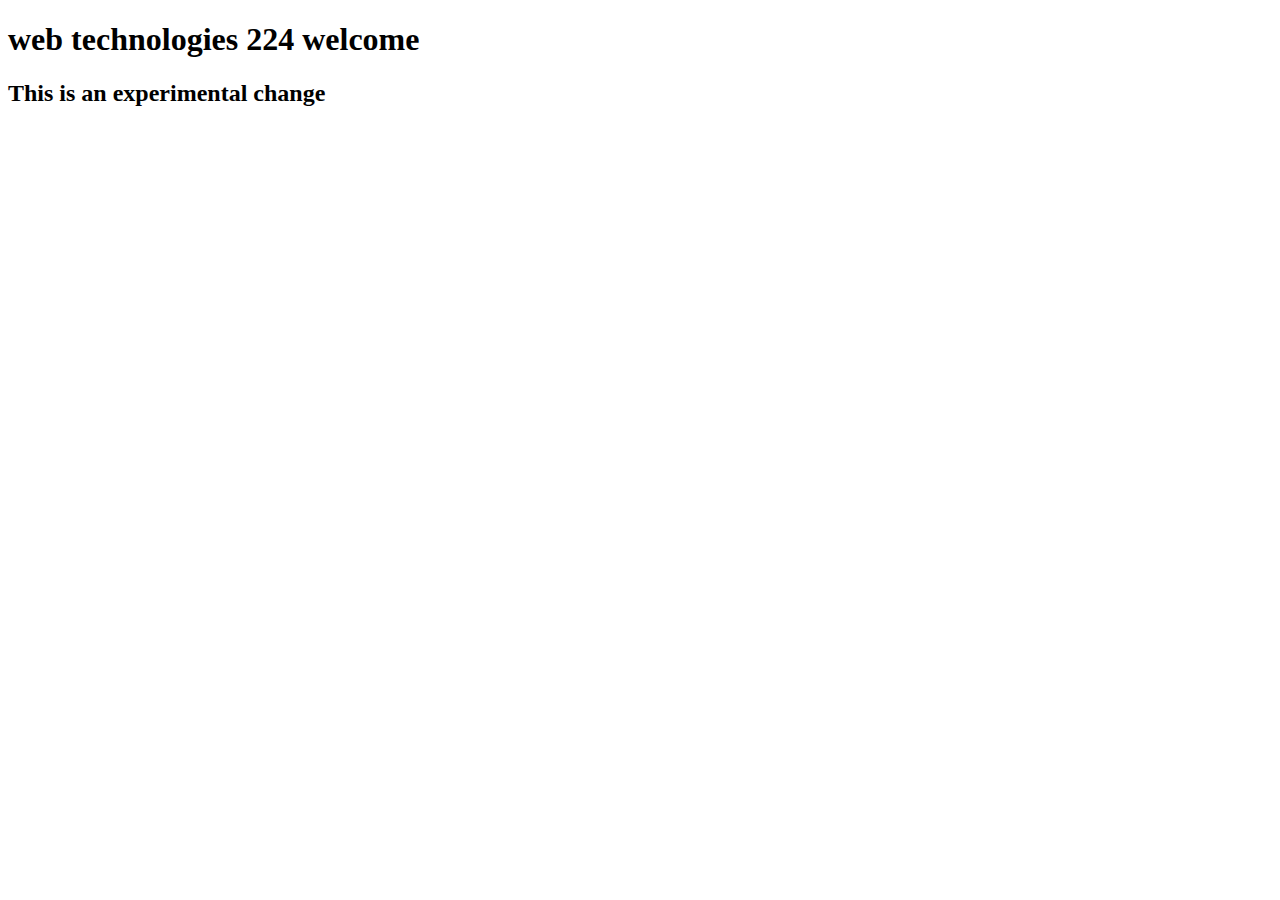
<file: index.html>
<!DOCTYPE html>
<html lang="en">
<head>
    <meta charset="UTF-8">
    <meta name="viewport" content="width=device-width, initial-scale=1.0">
    <title>web technologies lab</title>
</head>
<body>
    <!--This is my first HTMl page for lab 01-->
    <h1> web technologies 224 welcome</h1>
    <h2>This is an experimental change</h2>
</body>
</html>
</file>
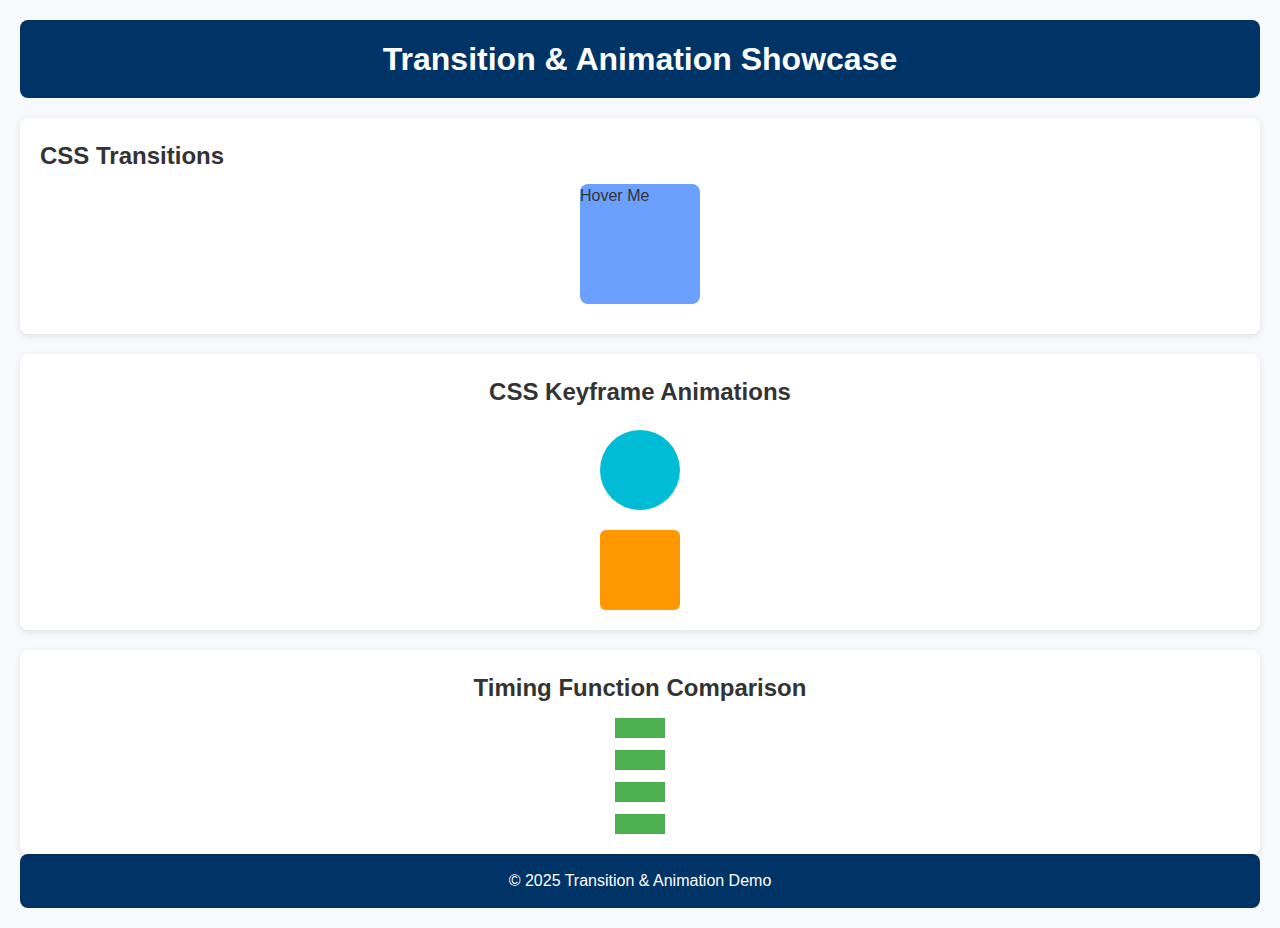
<file: animation.html>
<!doctype html>
<html lang="en">
<head>
  <meta charset="utf-8">
  <meta name="viewport" content="width=device-width,initial-scale=1">
  <title>Transition & Animation Showcase</title>
  <link rel="stylesheet" href="animation.css">
</head>
<body>
  <header class="header">
    <h1>Transition & Animation Showcase</h1>
  </header>

  <main class="container">
    <section class="card transition-demo">
      <h2>CSS Transitions</h2>
      <div class="box hover-box">Hover Me</div>
    </section>

    <section class="card animation-demo">
      <h2>CSS Keyframe Animations</h2>
      <div class="circle spin"></div>
      <div class="square bounce"></div>
    </section>

    <section class="card timing-demo">
      <h2>Timing Function Comparison</h2>
      <div class="bar ease"></div>
      <div class="bar linear"></div>
      <div class="bar ease-in"></div>
      <div class="bar ease-out"></div>
    </section>
  </main>

  <footer class="footer">
    <p>© 2025 Transition & Animation Demo</p>
  </footer>
</body>
</html>
</file>
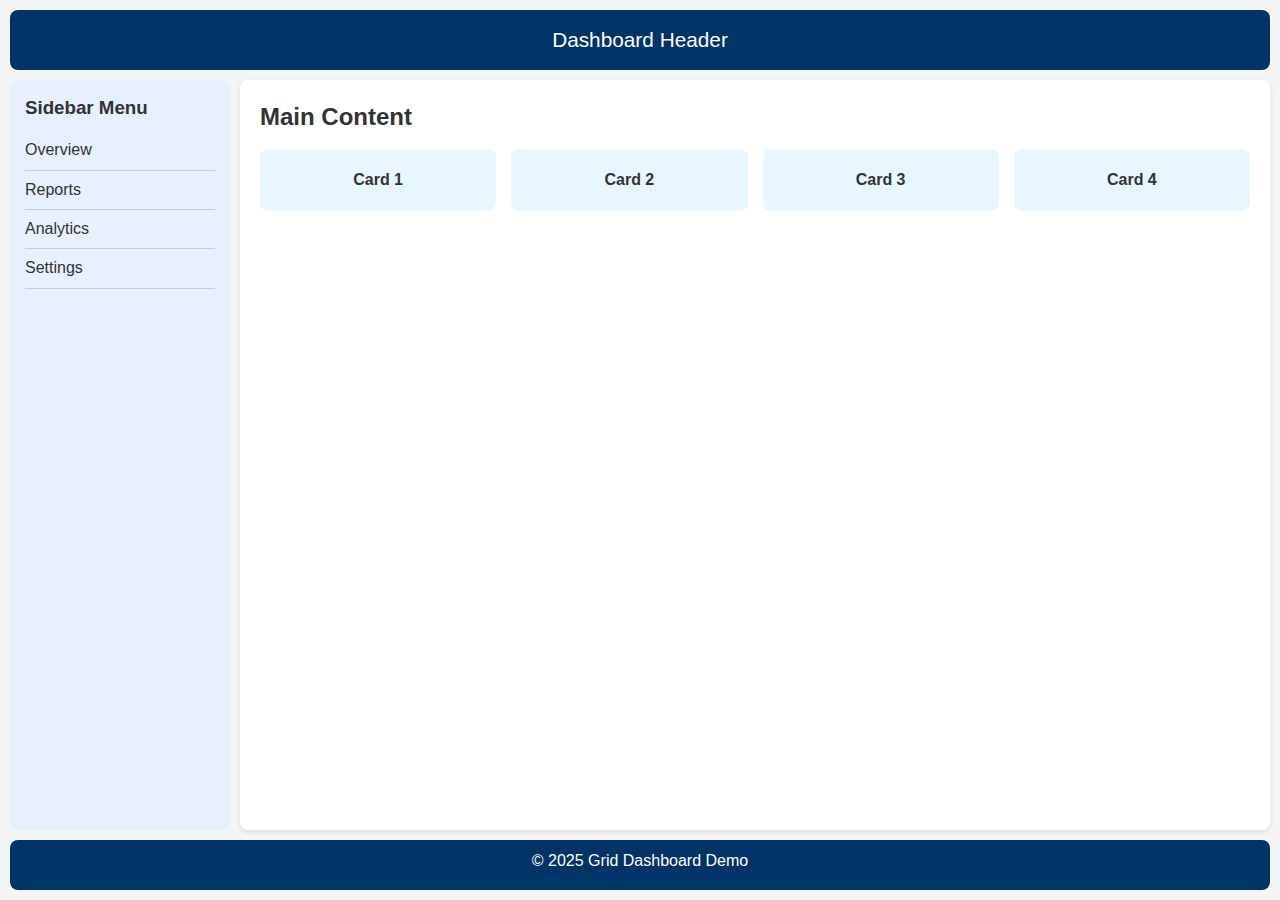
<file: dashboard.html>
<!doctype html>
<html lang="en">
<head>
  <meta charset="utf-8">
  <meta name="viewport" content="width=device-width,initial-scale=1">
  <title>CSS Grid Layout Dashboard</title>
  <link rel="stylesheet" href="dashboard.css">
</head>
<body>
  <div class="grid-container">
    <header class="header">Dashboard Header</header>

    <aside class="sidebar">
      <h3>Sidebar Menu</h3>
      <ul>
        <li>Overview</li>
        <li>Reports</li>
        <li>Analytics</li>
        <li>Settings</li>
      </ul>
    </aside>

    <main class="main">
      <h2>Main Content</h2>
      <div class="cards">
        <div class="card">Card 1</div>
        <div class="card">Card 2</div>
        <div class="card">Card 3</div>
        <div class="card">Card 4</div>
      </div>
    </main>

    <footer class="footer">© 2025 Grid Dashboard Demo</footer>
  </div>
</body>
</html>
</file>
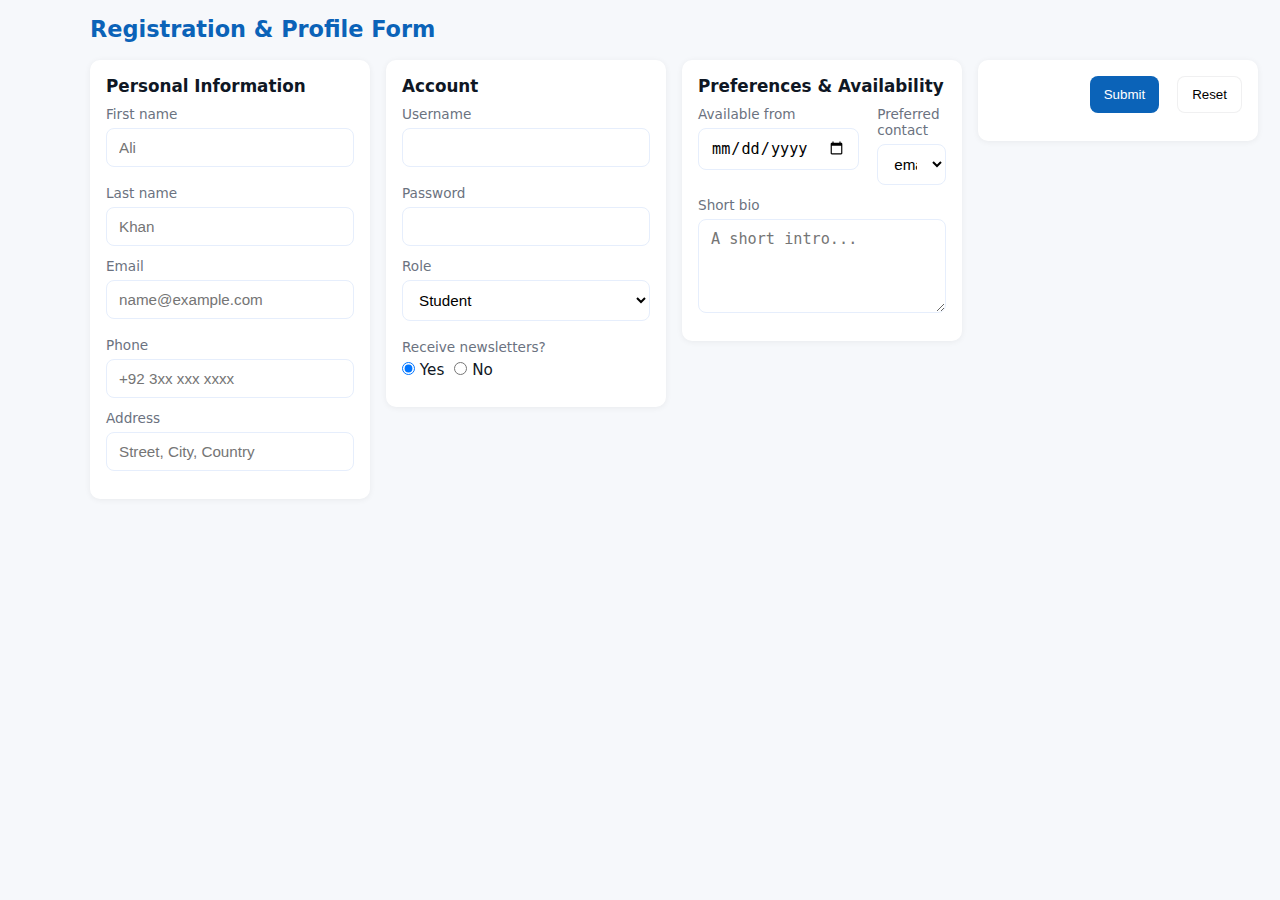
<file: form.html>
<!doctype html>
<html lang="en">
<head>
  <meta charset="utf-8" />
  <meta name="viewport" content="width=device-width,initial-scale=1" />
  <title>Flexbox Form Builder — Task 12</title>
  <link rel="stylesheet" href="form.css" />
</head>
<body>
  <main class="page">
    <h1>Registration & Profile Form</h1>

    <form id="profileForm" class="form" novalidate>
      <!-- Section: Personal (flex item) -->
      <section class="form-section personal">
        <h2>Personal Information</h2>
        <div class="row">
          <label class="field">
            <span class="label">First name</span>
            <input type="text" name="firstName" required placeholder="Ali" />
          </label>

          <label class="field">
            <span class="label">Last name</span>
            <input type="text" name="lastName" required placeholder="Khan" />
          </label>
        </div>

        <div class="row">
          <label class="field">
            <span class="label">Email</span>
            <input type="email" name="email" required placeholder="name@example.com" />
          </label>

          <label class="field">
            <span class="label">Phone</span>
            <input type="tel" name="phone" inputmode="tel" placeholder="+92 3xx xxx xxxx" />
          </label>
        </div>

        <div class="row">
          <label class="field fullwidth">
            <span class="label">Address</span>
            <input type="text" name="address" placeholder="Street, City, Country" />
          </label>
        </div>
      </section>

      <!-- Section: Account (flex item) -->
      <section class="form-section account">
        <h2>Account</h2>

        <div class="row">
          <label class="field">
            <span class="label">Username</span>
            <input type="text" name="username" required minlength="3" />
          </label>

          <label class="field">
            <span class="label">Password</span>
            <input type="password" name="password" required minlength="6" />
          </label>
        </div>

        <div class="row">
          <label class="field">
            <span class="label">Role</span>
            <select name="role" id="roleSelect" >
              <option value="student">Student</option>
              <option value="instructor">Instructor</option>
              <option value="other">Other</option>
            </select>
          </label>

          <label class="field">
            <span class="label">Receive newsletters?</span>
            <div class="inline-controls">
              <label><input type="radio" name="newsletter" value="yes" checked> Yes</label>
              <label><input type="radio" name="newsletter" value="no"> No</label>
            </div>
          </label>
        </div>

        <!-- Conditional: Instructor fields -->
        <div id="instructorFields" class="conditional">
          <div class="row">
            <label class="field">
              <span class="label">Department</span>
              <input type="text" name="department" placeholder="Computer Science"/>
            </label>
            <label class="field">
              <span class="label">Office</span>
              <input type="text" name="office" placeholder="Bldg 3, Room 210" />
            </label>
          </div>
        </div>
      </section>

      <!-- Section: Preferences (flex item) -->
      <section class="form-section prefs">
        <h2>Preferences & Availability</h2>

        <div class="row grid-2">
          <label class="field">
            <span class="label">Available from</span>
            <input type="date" name="availableFrom" />
          </label>

          <label class="field">
            <span class="label">Preferred contact</span>
            <select name="contactPref">
              <option>email</option>
              <option>phone</option>
              <option>whatsapp</option>
            </select>
          </label>
        </div>

        <div class="row">
          <label class="field fullwidth">
            <span class="label">Short bio</span>
            <textarea name="bio" rows="4" placeholder="A short intro..."></textarea>
          </label>
        </div>
      </section>

      <!-- Section: Submit (full width) -->
      <section class="form-section actions">
        <div class="row actions-row">
          <button type="submit" class="btn primary">Submit</button>
          <button type="reset" class="btn">Reset</button>
        </div>
      </section>
    </form>
  </main>

<script>
  // Conditional fields: show instructor fields when Role === "instructor"
  const roleSelect = document.getElementById('roleSelect');
  const instructorFields = document.getElementById('instructorFields');

  function updateConditional() {
    const isInstructor = roleSelect.value === 'instructor';
    instructorFields.style.display = isInstructor ? 'block' : 'none';
    instructorFields.setAttribute('aria-hidden', (!isInstructor).toString());
  }
  roleSelect.addEventListener('change', updateConditional);
  window.addEventListener('load', updateConditional);

  // Optional: simple client-side validation feedback
  const form = document.getElementById('profileForm');
  form.addEventListener('submit', (e) => {
    if (!form.checkValidity()) {
      e.preventDefault();
      // find first invalid field and focus
      const invalid = form.querySelector(':invalid');
      if (invalid) {
        invalid.focus();
        invalid.classList.add('invalid');
      }
      alert('Please fill the required fields correctly.');
    }
  });
</script>
</body>
</html>
</file>
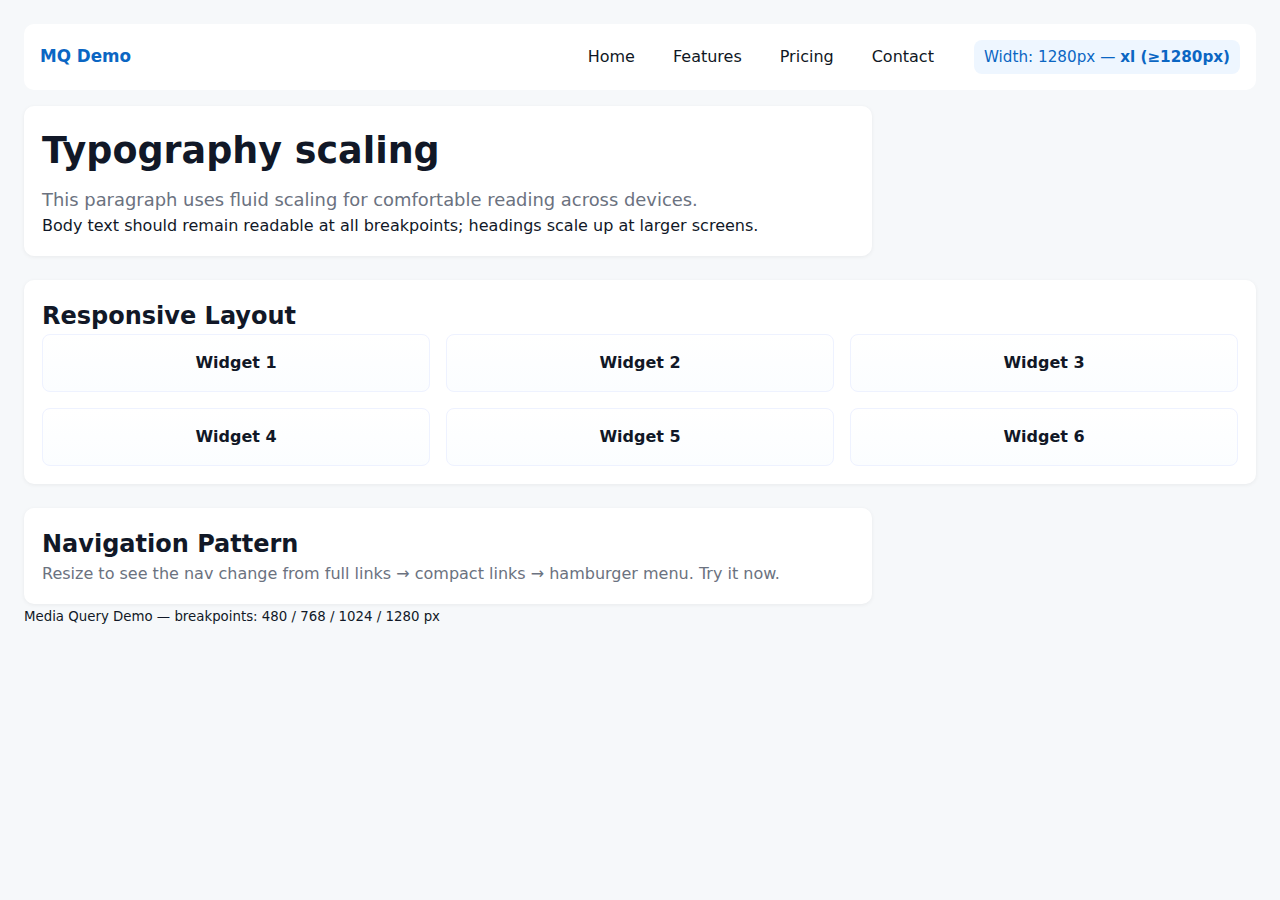
<file: media.html>
<!doctype html>
<html lang="en">
<head>
  <meta charset="utf-8" />
  <meta name="viewport" content="width=device-width,initial-scale=1" />
  <title>Media Query Demonstration</title>
  <link rel="stylesheet" href="media.css" />
</head>
<body>
  <header class="site-header">
    <div class="brand">MQ Demo</div>

    <!-- Full nav (desktop) + hamburger -->
    <nav class="nav" id="nav">
      <a href="#">Home</a>
      <a href="#">Features</a>
      <a href="#">Pricing</a>
      <a href="#">Contact</a>
    </nav>

    <button id="hamburger" class="hamburger" aria-label="Toggle menu" aria-expanded="false">☰</button>

    <!-- Breakpoint indicator -->
    <div id="bpIndicator" class="bp-indicator" aria-live="polite">
      Width: <span id="width">0</span>px — <strong id="bp">xs</strong>
    </div>
  </header>

  <main class="container">
    <!-- Typography scaling demo -->
    <section class="typography card">
      <h1 class="display">Typography scaling</h1>
      <p class="lead">This paragraph uses fluid scaling for comfortable reading across devices.</p>
      <p>Body text should remain readable at all breakpoints; headings scale up at larger screens.</p>
    </section>

    <!-- Responsive grid layout -->
    <section class="layout card">
      <h2>Responsive Layout</h2>
      <div class="grid">
        <div class="item">Widget 1</div>
        <div class="item">Widget 2</div>
        <div class="item">Widget 3</div>
        <div class="item">Widget 4</div>
        <div class="item">Widget 5</div>
        <div class="item">Widget 6</div>
      </div>
    </section>

    <!-- Navigation pattern explanation -->
    <section class="nav-demo card">
      <h2>Navigation Pattern</h2>
      <p>Resize to see the nav change from full links → compact links → hamburger menu. Try it now.</p>
    </section>
  </main>

  <footer class="site-footer">
    <small>Media Query Demo — breakpoints: 480 / 768 / 1024 / 1280 px</small>
  </footer>

<script>
  // Update breakpoint indicator and widths
  const widthEl = document.getElementById('width');
  const bpEl = document.getElementById('bp');
  const update = () => {
    const w = Math.round(window.innerWidth);
    widthEl.textContent = w;
    let label = 'xs';
    if (w >= 1280) label = 'xl (≥1280px)';
    else if (w >= 1024) label = 'lg (≥1024px)';
    else if (w >= 768) label = 'md (≥768px)';
    else if (w >= 480) label = 'sm (≥480px)';
    bpEl.textContent = label;
  };
  window.addEventListener('resize', update);
  window.addEventListener('load', update);

  // Mobile nav toggle
  const hamburger = document.getElementById('hamburger');
  const nav = document.getElementById('nav');
  hamburger.addEventListener('click', () => {
    const expanded = hamburger.getAttribute('aria-expanded') === 'true';
    hamburger.setAttribute('aria-expanded', (!expanded).toString());
    nav.classList.toggle('open');
  });
</script>
</body>
</html>
</file>
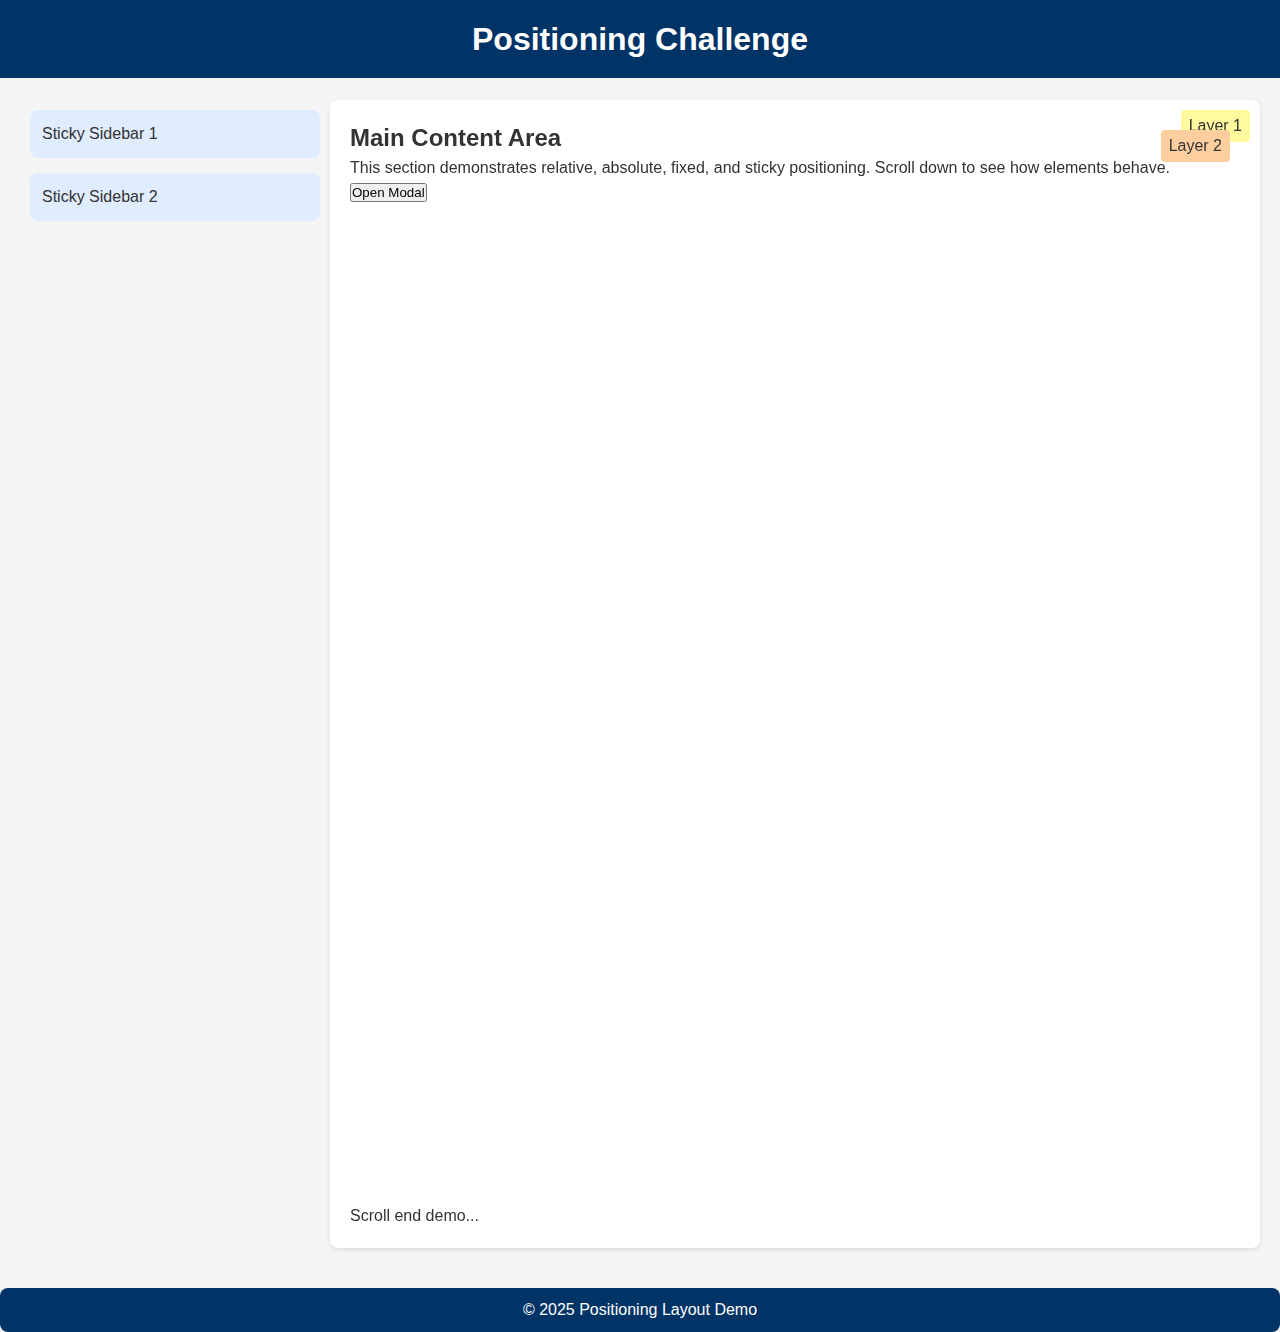
<file: positioning.html>
<!doctype html>
<html lang="en">
<head>
  <meta charset="utf-8">
  <meta name="viewport" content="width=device-width,initial-scale=1">
  <title>Positioning Challenge</title>
  <link rel="stylesheet" href="positioning.css">
</head>
<body>
  <header class="header">
    <h1>Positioning Challenge</h1>
  </header>

  <main class="main-content">
    <aside class="sidebar">
      <div class="sticky-box">Sticky Sidebar 1</div>
      <div class="sticky-box">Sticky Sidebar 2</div>
    </aside>

    <section class="content">
      <h2>Main Content Area</h2>
      <p>
        This section demonstrates relative, absolute, fixed, and sticky positioning.
        Scroll down to see how elements behave.
      </p>
      <button id="openModal">Open Modal</button>
      <p style="margin-top:1000px;">Scroll end demo...</p>
    </section>
  </main>

  <div class="modal" id="modal">
    <div class="modal-content">
      <h3>Modal Dialog</h3>
      <p>This modal is absolutely positioned in the center.</p>
      <button id="closeModal">Close</button>
    </div>
  </div>

  <footer class="footer">
    <p>© 2025 Positioning Layout Demo</p>
  </footer>

  <script>
    // Simple modal open/close
    const modal = document.getElementById('modal');
    document.getElementById('openModal').onclick = () => modal.style.display = 'flex';
    document.getElementById('closeModal').onclick = () => modal.style.display = 'none';
  </script>
</body>
</html>
</file>
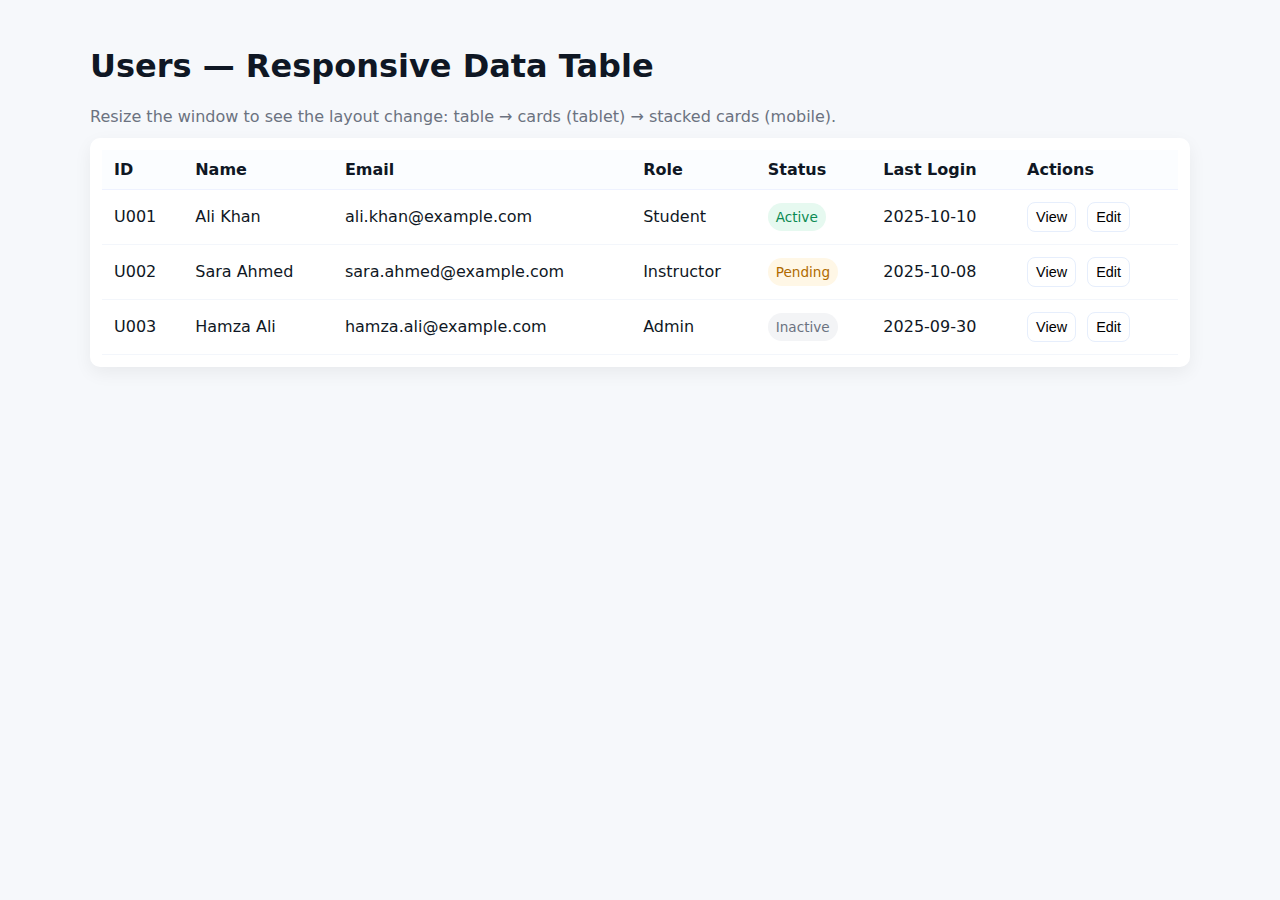
<file: table.html>
<!doctype html>
<html lang="en">
<head>
  <meta charset="utf-8" />
  <meta name="viewport" content="width=device-width,initial-scale=1" />
  <title>Responsive Data Table — Task 14</title>
  <link rel="stylesheet" href="table.css" />
</head>
<body>
  <main class="container">
    <h1>Users — Responsive Data Table</h1>
    <p class="intro">Resize the window to see the layout change: table → cards (tablet) → stacked cards (mobile).</p>

    <!-- Semantic table markup preserved for accessibility -->
    <div class="table-wrap" aria-live="polite">
      <table id="dataTable" class="data-table" role="table" aria-label="Users table">
        <caption class="visually-hidden">List of users with status and last login</caption>
        <thead>
          <tr role="row">
            <th scope="col">ID</th>
            <th scope="col">Name</th>
            <th scope="col">Email</th>
            <th scope="col">Role</th>
            <th scope="col">Status</th>
            <th scope="col">Last Login</th>
            <th scope="col">Actions</th>
          </tr>
        </thead>
        <tbody>
          <tr>
            <td>U001</td>
            <td>Ali Khan</td>
            <td>ali.khan@example.com</td>
            <td>Student</td>
            <td><span class="badge active">Active</span></td>
            <td>2025-10-10</td>
            <td>
              <button class="btn small">View</button>
              <button class="btn small">Edit</button>
            </td>
          </tr>

          <tr>
            <td>U002</td>
            <td>Sara Ahmed</td>
            <td>sara.ahmed@example.com</td>
            <td>Instructor</td>
            <td><span class="badge warning">Pending</span></td>
            <td>2025-10-08</td>
            <td>
              <button class="btn small">View</button>
              <button class="btn small">Edit</button>
            </td>
          </tr>

          <tr>
            <td>U003</td>
            <td>Hamza Ali</td>
            <td>hamza.ali@example.com</td>
            <td>Admin</td>
            <td><span class="badge inactive">Inactive</span></td>
            <td>2025-09-30</td>
            <td>
              <button class="btn small">View</button>
              <button class="btn small">Edit</button>
            </td>
          </tr>

          <!-- add more rows as needed -->
        </tbody>
      </table>
    </div>
  </main>

  <script>
    // Small helper: copy column headers into td[data-label] for card view visuals
    (function attachDataLabels() {
      const table = document.getElementById('dataTable');
      if (!table) return;
      const headers = Array.from(table.querySelectorAll('thead th')).map(h => h.textContent.trim());

      // For each row, set data-label on each cell
      table.querySelectorAll('tbody tr').forEach(row => {
        const cells = Array.from(row.children);
        cells.forEach((cell, i) => {
          // Only set if not already set (idempotent)
          if (!cell.hasAttribute('data-label')) {
            const label = headers[i] || '';
            cell.setAttribute('data-label', label);
          }
        });

        // Make rows keyboard navigable in card mode by giving role and tabindex to the row container
        // Keep semantic <tr> for screen readers; add tabindex to allow keyboard focus when needed.
        row.setAttribute('role', 'row');
      });
    })();
  </script>
</body>
</html>
</file>
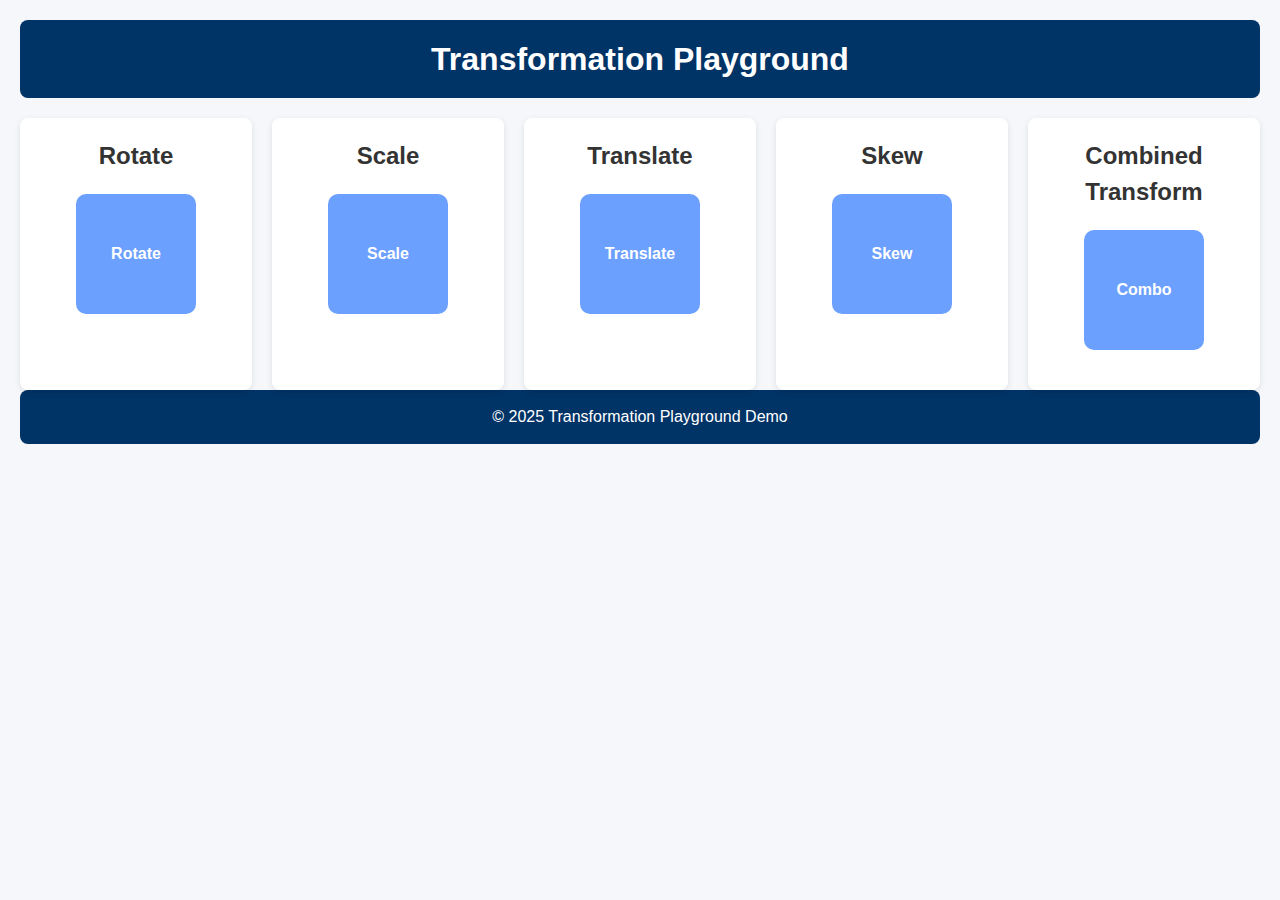
<file: transform.html>
<!doctype html>
<html lang="en">
<head>
  <meta charset="utf-8">
  <meta name="viewport" content="width=device-width,initial-scale=1">
  <title>Transformation Playground</title>
  <link rel="stylesheet" href="transform.css">
</head>
<body>
  <header class="header">
    <h1>Transformation Playground</h1>
  </header>

  <main class="container">
    <section class="card">
      <h2>Rotate</h2>
      <div class="shape rotate-box">Rotate</div>
    </section>

    <section class="card">
      <h2>Scale</h2>
      <div class="shape scale-box">Scale</div>
    </section>

    <section class="card">
      <h2>Translate</h2>
      <div class="shape translate-box">Translate</div>
    </section>

    <section class="card">
      <h2>Skew</h2>
      <div class="shape skew-box">Skew</div>
    </section>

    <section class="card">
      <h2>Combined Transform</h2>
      <div class="shape combo-box">Combo</div>
    </section>
  </main>

  <footer class="footer">
    <p>© 2025 Transformation Playground Demo</p>
  </footer>
</body>
</html>
</file>
<file: animation.css>
/* Basic setup */
* { box-sizing: border-box; margin: 0; padding: 0; }
body {
  font-family: Arial, sans-serif;
  background: #f7f9fc;
  color: #333;
  line-height: 1.5;
  margin: 20px;
}

/* Header & footer */
.header, .footer {
  text-align: center;
  background: #003366;
  color: #fff;
  padding: 15px;
  border-radius: 8px;
  margin-bottom: 20px;
}

/* Card layout */
.container {
  display: flex;
  flex-direction: column;
  gap: 20px;
}
.card {
  background: white;
  padding: 20px;
  border-radius: 8px;
  box-shadow: 0 2px 6px rgba(0,0,0,0.1);
}

/* ----------- TRANSITION DEMO ----------- */
.hover-box {
  width: 120px;
  height: 120px;
  background: #6ca0ff;
  margin: 10px auto;
  border-radius: 8px;
  transition: all 0.5s ease-in-out;
}
.hover-box:hover {
  background: #ff6f61;
  transform: scale(1.2) rotate(10deg);
  border-radius: 50%;
}

/* ----------- ANIMATION DEMO ----------- */
.animation-demo {
  display: flex;
  flex-direction: column;
  align-items: center;
  gap: 20px;
}
.circle {
  width: 80px;
  height: 80px;
  background: #00bcd4;
  border-radius: 50%;
}
.square {
  width: 80px;
  height: 80px;
  background: #ff9800;
  border-radius: 6px;
}

/* Keyframes */
@keyframes spinAnim {
  0% { transform: rotate(0deg); }
  100% { transform: rotate(360deg); }
}
@keyframes bounceAnim {
  0%, 100% { transform: translateY(0); }
  50% { transform: translateY(-50px); }
}

/* Applying keyframes */
.spin {
  animation: spinAnim 3s linear infinite;
}
.bounce {
  animation: bounceAnim 2s ease-in-out infinite;
}

/* ----------- TIMING FUNCTION DEMO ----------- */
.timing-demo {
  display: flex;
  flex-direction: column;
  gap: 12px;
  align-items: center;
}
.bar {
  width: 50px;
  height: 20px;
  background: #4caf50;
  animation: moveBar 3s infinite;
}
@keyframes moveBar {
  0% { transform: translateX(0); }
  50% { transform: translateX(200px); }
  100% { transform: translateX(0); }
}
.ease { animation-timing-function: ease; }
.linear { animation-timing-function: linear; }
.ease-in { animation-timing-function: ease-in; }
.ease-out { animation-timing-function: ease-out; }

/* ----------- RESPONSIVE ----------- */
@media (max-width: 600px) {
  .hover-box:hover {
    transform: none;
    background: #6ca0ff; /* disable hover effects */
  }
  .spin, .bounce {
    animation: none; /* stop animations on mobile */
  }
}
</file>
<file: transform.css>
/* Basic setup */
* { box-sizing: border-box; margin: 0; padding: 0; }
body {
  font-family: Arial, sans-serif;
  background: #f5f7fa;
  color: #333;
  line-height: 1.5;
  margin: 20px;
}

.header, .footer {
  text-align: center;
  background: #003366;
  color: #fff;
  padding: 15px;
  border-radius: 8px;
  margin-bottom: 20px;
}

/* Container layout */
.container {
  display: grid;
  grid-template-columns: repeat(auto-fit, minmax(220px, 1fr));
  gap: 20px;
}
.card {
  background: white;
  padding: 20px;
  border-radius: 8px;
  box-shadow: 0 2px 6px rgba(0,0,0,0.1);
  text-align: center;
}

/* Shapes */
.shape {
  width: 120px;
  height: 120px;
  margin: 20px auto;
  background: #6ca0ff;
  color: white;
  display: flex;
  align-items: center;
  justify-content: center;
  border-radius: 10px;
  transition: transform 0.5s ease-in-out;
  font-weight: bold;
  cursor: pointer;
}

/* Transform demos */
.rotate-box:hover {
  transform: rotate(45deg);
  background: #ff6f61;
}

.scale-box:hover {
  transform: scale(1.4);
  background: #4caf50;
}

.translate-box:hover {
  transform: translate(40px, -20px);
  background: #f39c12;
}

.skew-box:hover {
  transform: skew(20deg, 10deg);
  background: #9b59b6;
}

.combo-box:hover {
  transform: translate(20px, 20px) rotate(20deg) scale(1.2) skew(5deg);
  background: #00bcd4;
}

/* Responsive (simpler transforms) */
@media (max-width: 600px) {
  .shape:hover {
    transform: none;
    background: #6ca0ff; /* disable heavy effects for small screens */
  }
}
</file>
<file: dashboard.css>
/* Basic Reset */
* { box-sizing: border-box; margin: 0; padding: 0; }
body {
  font-family: Arial, sans-serif;
  background: #f5f5f5;
  color: #333;
  line-height: 1.4;
  height: 100vh;
}

/* Grid container */
.grid-container {
  display: grid;
  grid-template-areas:
    "header header"
    "sidebar main"
    "footer footer";
  grid-template-columns: 220px 1fr;
  grid-template-rows: 60px 1fr 50px;
  height: 100vh;
  gap: 10px;
  padding: 10px;
}

/* Area assignments */
.header {
  grid-area: header;
  background: #003366;
  color: white;
  display: flex;
  align-items: center;
  justify-content: center;
  font-size: 1.3em;
  border-radius: 8px;
}

.sidebar {
  grid-area: sidebar;
  background: #e8f0ff;
  padding: 15px;
  border-radius: 8px;
}
.sidebar ul {
  list-style: none;
  margin-top: 10px;
}
.sidebar li {
  padding: 8px 0;
  border-bottom: 1px solid #ccc;
}

.main {
  grid-area: main;
  background: white;
  padding: 20px;
  border-radius: 8px;
  box-shadow: 0 2px 5px rgba(0,0,0,0.1);
  overflow-y: auto;
}

/* Cards inside main content */
.cards {
  display: grid;
  grid-template-columns: repeat(auto-fit, minmax(180px, 1fr));
  gap: 15px;
  margin-top: 15px;
}
.card {
  background: #e8f7ff;
  padding: 20px;
  border-radius: 8px;
  text-align: center;
  font-weight: bold;
  transition: transform 0.3s;
}
.card:hover {
  transform: translateY(-5px);
}

/* Footer */
.footer {
  grid-area: footer;
  background: #003366;
  color: white;
  text-align: center;
  padding: 10px;
  border-radius: 8px;
}

/* Responsive layout */
@media (max-width: 768px) {
  .grid-container {
    grid-template-areas:
      "header"
      "main"
      "sidebar"
      "footer";
    grid-template-columns: 1fr;
    grid-template-rows: auto;
    height: auto;
  }
  .sidebar {
    order: 3; /* appears below main */
  }
}
</file>
<file: form.css>
/* ===== Reset & base ===== */
* { box-sizing: border-box; margin: 0; padding: 0; }
:root{
  --max-w: 1100px;
  --gap: 16px;
  --accent: #0b63b8;
  --muted: #6b7280;
  --card: #fff;
}
body {
  font-family: system-ui, -apple-system, "Segoe UI", Roboto, Arial;
  background:#f6f8fb;
  color:#0f1724;
  padding:16px;
  display:flex;
  justify-content:center;
}
.page { width:100%; max-width: var(--max-w); }

/* Page heading */
h1 { margin-bottom: 18px; font-size: 1.4rem; color:var(--accent); }

/* Form layout: use Flexbox for sections */
.form {
  display: flex;
  gap: var(--gap);
  align-items: flex-start;
  flex-wrap: wrap; /* allow sections to wrap on smaller screens */
}

/* Each section is a flexible column box */
.form-section {
  background: var(--card);
  padding: 16px;
  border-radius: 10px;
  box-shadow: 0 1px 6px rgba(2,6,23,0.06);
  min-width: 280px;
  flex: 1 1 320px; /* grow, shrink, preferred */
}

/* Section headers */
.form-section h2 { margin-bottom:10px; font-size:1.05rem; }

/* Row groups inside a section use flex for responsive control */
.row {
  display: flex;
  gap: 12px;
  margin-bottom: 12px;
  flex-wrap: wrap;
}

/* Fields */
.field { display:flex; flex-direction:column; flex:1 1 160px; }
.field.fullwidth { flex: 1 1 100%; }
.label { font-size: 0.85rem; margin-bottom:6px; color:var(--muted); }

/* Inputs (responsive sizing) */
input[type="text"],
input[type="email"],
input[type="tel"],
input[type="password"],
input[type="date"],
select,
textarea {
  padding: 10px 12px;
  border-radius: 8px;
  border: 1px solid #e6eefc;
  background: #fff;
  font-size: 0.95rem;
  width: 100%;
}

/* Inline controls (radio group) */
.inline-controls { display:flex; gap:10px; align-items:center; }
.inline-controls label { font-size:0.95rem; }

/* Grid helper: for multi-column forms inside a section */
.grid-2 { display: grid; grid-template-columns: 1fr 1fr; gap:12px; }

/* Actions */
.actions-row { display:flex; gap:12px; justify-content:flex-end; }
.btn {
  padding: 10px 14px; border-radius:8px; border:1px solid rgba(2,6,23,0.06); cursor:pointer;
  background: #fff;
}
.btn.primary { background: var(--accent); color: #fff; border:none; }

/* Invalid field style */
.invalid { outline: 2px solid rgba(255,80,80,0.15); }

/* Conditional blocks hide initially */
.conditional { display: none; }

/* ===== RESPONSIVE: Tablet & Desktop ===== */
/* Desktop: multi-column arrangement — form sections show side-by-side */
@media (min-width: 900px) {
  .form { flex-wrap: nowrap; } /* show sections in one row if space allows */
  .form-section { flex: 1 1 0; } /* equalize widths by default */
  .form-section.personal { flex: 1.2; } /* slightly wider personal section */
  .form-section.account { flex: 1; }
  .form-section.prefs { flex: 0.9; }
  .actions { flex-basis: 100%; } /* actions row below */
}

/* Larger desktop: more columns inside sections */
@media (min-width: 1200px) {
  .row { gap: 18px; }
  .field { flex: 1 1 180px; }
}

/* ===== MOBILE: Stack sections and fields (single column) ===== */
@media (max-width: 600px) {
  .form { flex-direction: column; }
  .form-section { width: 100%; min-width: auto; padding: 12px; }
  .row { flex-direction: column; }
  .grid-2 { grid-template-columns: 1fr; } /* conditional grid -> single column */
  .actions-row { justify-content: stretch; }
  .btn { width: 100%; }
}
</file>
<file: media.css>
/* Reset & base */
* { box-sizing: border-box; margin: 0; padding: 0; }
:root{
  --gap: 16px;
  --bg: #f6f8fa;
  --card: #ffffff;
  --accent: #0b66c3;
  --muted: #6b7280;
}
/* Base typography using fluid scaling */
html { font-size: 16px; } /* fallback */
body {
  font-family: system-ui, -apple-system, "Segoe UI", Roboto, "Helvetica Neue", Arial;
  background: var(--bg);
  color: #111827;
  line-height: 1.5;
  padding: 16px;
}

/* Simple header */
.site-header {
  display: flex;
  align-items: center;
  gap: 16px;
  background: var(--card);
  padding: 12px 16px;
  border-radius: 10px;
  margin-bottom: 16px;
  position: sticky;
  top: 12px;
  z-index: 20;
}
.brand { font-weight: 700; color: var(--accent); font-size: 1.05rem; }

/* Nav (desktop) */
.nav {
  display: flex;
  gap: 14px;
  margin-left: auto;
}
.nav a {
  text-decoration: none;
  color: #0f1724;
  padding: 8px 10px;
  border-radius: 8px;
  transition: background .15s, color .15s;
}
.nav a:hover { background: rgba(11,102,195,0.08); color: var(--accent); }

/* Hamburger (hidden on large) */
.hamburger {
  display: none;
  background: transparent;
  border: none;
  font-size: 1.2rem;
  cursor: pointer;
}

/* Breakpoint indicator */
.bp-indicator {
  margin-left: 12px;
  background: #eef6ff;
  color: var(--accent);
  padding: 6px 10px;
  border-radius: 8px;
  font-size: .92rem;
}

/* Container & cards */
.container {
  display: grid;
  gap: var(--gap);
  grid-template-columns: 1fr;
}
.card {
  background: var(--card);
  padding: 18px;
  border-radius: 10px;
  box-shadow: 0 1px 4px rgba(2,6,23,0.06);
}

/* Typography scaling examples */
/* fluid responsive heading: clamp(min, preferred, max) */
.display { font-size: clamp(1.3rem, 2.4vw + 0.8rem, 2.4rem); margin-bottom: 8px; }
.lead { font-size: clamp(1rem, 1.6vw + .2rem, 1.15rem); color: var(--muted); }

/* Grid layout responsive */
.grid {
  display: grid;
  gap: 12px;
  grid-template-columns: 1fr; /* xs: 1 column */
}
.item {
  background: linear-gradient(180deg,#ffffff,#fbfdff);
  padding: 16px;
  border-radius: 8px;
  border: 1px solid #eef2ff;
  text-align: center;
  font-weight:600;
}

/* Navigation pattern notes (visual) */
.nav-demo p { color: var(--muted); }

/* ---------- MEDIA QUERIES (breakpoints) ---------- */

/* Small screens >=480px (sm) -> 2-column-ish compact wide items */
@media (min-width: 480px) {
  .grid { grid-template-columns: repeat(2, 1fr); }
  .nav a { padding: 9px 12px; }
}

/* Medium screens >=768px (md) -> 2 columns + larger typography */
@media (min-width: 768px) {
  .container { grid-template-columns: 1fr 320px; grid-auto-rows: auto; align-items: start; }
  .layout { grid-column: 1 / -1; } /* not necessary here, flexible */
  .display { font-size: clamp(1.5rem, 1.6vw + 1rem, 3rem); }
  .nav { display:flex; }
  .hamburger { display: none; }
}

/* Large screens >=1024px (lg) -> 3-column grid */
@media (min-width: 1024px) {
  .grid { grid-template-columns: repeat(3, 1fr); }
  .container { grid-template-columns: 1fr 360px; }
  .bp-indicator { font-size: .95rem; }
}

/* Extra-large >=1280px (xl) -> wider spacing */
@media (min-width: 1280px) {
  body { padding: 24px; }
  .container { gap: 24px; }
  .grid { gap: 16px; }
}

/* ---------- NAV pattern changes: smaller than 768px => hamburger ---------- */
@media (max-width: 767px) {
  .nav { display: none; }           /* hide full nav */
  .hamburger { display: inline-flex; margin-left: auto; } /* show hamburger */
  .bp-indicator { margin-left: 8px; }
  /* mobile menu when open */
  .nav.open {
    display: flex;
    position: absolute;
    top: 64px;
    right: 16px;
    flex-direction: column;
    gap: 8px;
    background: var(--card);
    padding: 12px;
    border-radius: 10px;
    box-shadow: 0 6px 18px rgba(2,6,23,0.12);
  }
}

/* ---------- Typography scaling demo: step changes ---------- */
@media (min-width: 480px) {
  .lead { font-size: 1.02rem; }
}
@media (min-width: 1024px) {
  .lead { font-size: 1.12rem; }
  .display { font-weight: 800; }
}
</file>
<file: positioning.css>
/* Basic Reset */
* { box-sizing: border-box; margin: 0; padding: 0; }
body {
  font-family: Arial, sans-serif;
  background: #f5f5f5;
  line-height: 1.5;
  color: #333;
}

/* Fixed header (desktop) */
.header {
  position: fixed;
  top: 0;
  left: 0;
  width: 100%;
  background: #003366;
  color: #fff;
  text-align: center;
  padding: 15px;
  z-index: 10; /* ensure on top */
}

.main-content {
  display: flex;
  margin-top: 80px; /* leave space for fixed header */
  padding: 20px;
}

/* Sidebar with sticky boxes */
.sidebar {
  width: 25%;
  padding: 10px;
}

.sticky-box {
  position: sticky;
  top: 100px; /* sticks 100px from top */
  background: #e0ecff;
  padding: 12px;
  margin-bottom: 15px;
  border-radius: 8px;
}

/* Content area */
.content {
  position: relative; /* base for absolute children */
  flex: 1;
  background: #fff;
  padding: 20px;
  border-radius: 8px;
  box-shadow: 0 2px 5px rgba(0,0,0,0.1);
}

/* Absolutely positioned modal overlay */
.modal {
  position: fixed;
  top: 0; left: 0;
  width: 100%;
  height: 100%;
  display: none;
  background: rgba(0,0,0,0.6);
  justify-content: center;
  align-items: center;
  z-index: 20; /* above header */
}

/* Modal content (absolute box inside modal) */
.modal-content {
  background: #fff;
  padding: 20px;
  border-radius: 10px;
  min-width: 300px;
  text-align: center;
}

/* Footer */
.footer {
  text-align: center;
  background: #003366;
  color: #fff;
  padding: 10px;
  margin-top: 20px;
  border-radius: 8px;
}

/* z-index demonstration */
.content::before {
  content: "Layer 1";
  position: absolute;
  top: 10px;
  right: 10px;
  background: #fffa9e;
  padding: 4px 8px;
  border-radius: 4px;
  z-index: 1;
}
.content::after {
  content: "Layer 2";
  position: absolute;
  top: 30px;
  right: 30px;
  background: #ffce9e;
  padding: 4px 8px;
  border-radius: 4px;
  z-index: 2;
}

/* Responsive adjustments */
@media (max-width: 768px) {
  .header {
    position: static; /* becomes static on small screens */
  }

  .main-content {
    flex-direction: column;
  }

  .sidebar {
    width: 100%;
  }

  .sticky-box {
    position: static; /* sticky removed on mobile */
  }

  .modal-content {
    width: 90%;
    height: 80%;
    border-radius: 0;
  }
}
</file>
<file: table.css>
/* ===== Reset & base ===== */
* { box-sizing: border-box; }
body {
  font-family: system-ui, -apple-system, "Segoe UI", Roboto, Arial;
  background: #f6f8fb;
  color: #0f1724;
  padding: 18px;
}
.container { max-width: 1100px; margin: 0 auto; }

/* Visually hidden helper (for caption / screen readers) */
.visually-hidden {
  position: absolute !important;
  height: 1px; width: 1px;
  overflow: hidden; clip: rect(1px,1px,1px,1px); white-space: nowrap;
}

/* Intro */
.intro { color: #6b7280; margin-bottom: 12px; }

/* ===== Desktop: full table ===== */
.table-wrap { background: white; border-radius: 10px; padding: 12px; box-shadow: 0 6px 18px rgba(2,6,23,0.06); }
.data-table {
  width: 100%;
  border-collapse: collapse;
  table-layout: auto;
}
.data-table thead th {
  text-align: left;
  padding: 10px 12px;
  border-bottom: 1px solid #eef2ff;
  font-weight: 600;
  background: #fbfdff;
}
.data-table tbody td {
  padding: 12px;
  border-bottom: 1px solid #f3f6fb;
  vertical-align: middle;
}
.badge {
  display:inline-block;
  padding: 6px 8px;
  border-radius: 999px;
  font-size: 0.85rem;
}
.badge.active { background: #e6f9f0; color: #0b8a52; }
.badge.warning { background: #fff7e6; color: #b06b00; }
.badge.inactive { background: #f3f4f6; color: #6b7280; }

/* Buttons */
.btn {
  background: transparent;
  border: 1px solid #e6eefc;
  padding: 6px 8px;
  border-radius: 8px;
  cursor: pointer;
  font-size: 0.9rem;
}
.btn.small { padding: 6px 8px; margin-right: 6px; }
.btn:focus { outline: 3px solid rgba(11,103,177,0.18); outline-offset: 2px; }

/* ===== Tablet: card grid (visual, keep table semantic) ===== */
/* At tablet widths, change visuals so each <tr> looks like a card;
   table remains semantic for assistive tech but visually we show cards.
*/
@media (max-width: 992px) and (min-width: 601px) {
  .data-table thead { display: none; } /* hide headers visually (we will show labels inside td) */

  .data-table, .data-table tbody, .data-table tr, .data-table td {
    display: block;
    width: 100%;
  }

  .data-table tbody tr {
    display: grid;
    grid-template-columns: 1fr 1fr; /* two-card columns inside the row card */
    gap: 10px;
    background: #fff;
    padding: 12px;
    border-radius: 10px;
    margin-bottom: 12px;
    align-items: start;
    box-shadow: 0 6px 18px rgba(2,6,23,0.04);
  }

  /* each td becomes a labeled cell inside the card */
  .data-table tbody td {
    display: flex;
    flex-direction: column;
    padding: 8px;
    border: none;
    background: transparent;
  }
  .data-table tbody td::before {
    content: attr(data-label); /* label from data-label set by JS */
    font-size: 0.78rem;
    color: #6b7280;
    margin-bottom: 6px;
    font-weight: 600;
  }

  /* Make "Actions" span full width across the card grid */
  .data-table tbody td:last-child {
    grid-column: 1 / -1;
    display: flex;
    gap: 8px;
  }
}

/* ===== Mobile: stacked single column (each cell full width) ===== */
@media (max-width: 600px) {
  .data-table thead { display: none; }

  .data-table, .data-table tbody, .data-table tr, .data-table td {
    display: block;
    width: 100%;
  }

  .data-table tbody tr {
    background: #fff;
    padding: 12px;
    border-radius: 10px;
    margin-bottom: 12px;
    box-shadow: 0 6px 18px rgba(2,6,23,0.04);
  }

  .data-table tbody td {
    padding: 10px 8px;
    border: none;
    display: flex;
    justify-content: space-between;
    align-items: center;
  }

  .data-table tbody td::before {
    content: attr(data-label);
    display: inline-block;
    font-size: 0.85rem;
    color: #6b7280;
    margin-right: 12px;
    min-width: 120px;
  }

  /* Actions stacked horizontally with overflow auto if many buttons */
  .data-table tbody td:last-child {
    display: flex;
    gap: 8px;
    justify-content: flex-start;
    overflow-x: auto;
  }
}

/* ===== Accessibility & focus visuals ===== */
.data-table tbody tr:focus-within {
  box-shadow: 0 8px 26px rgba(11,103,177,0.08);
  transform: translateY(-2px);
}
</file>
